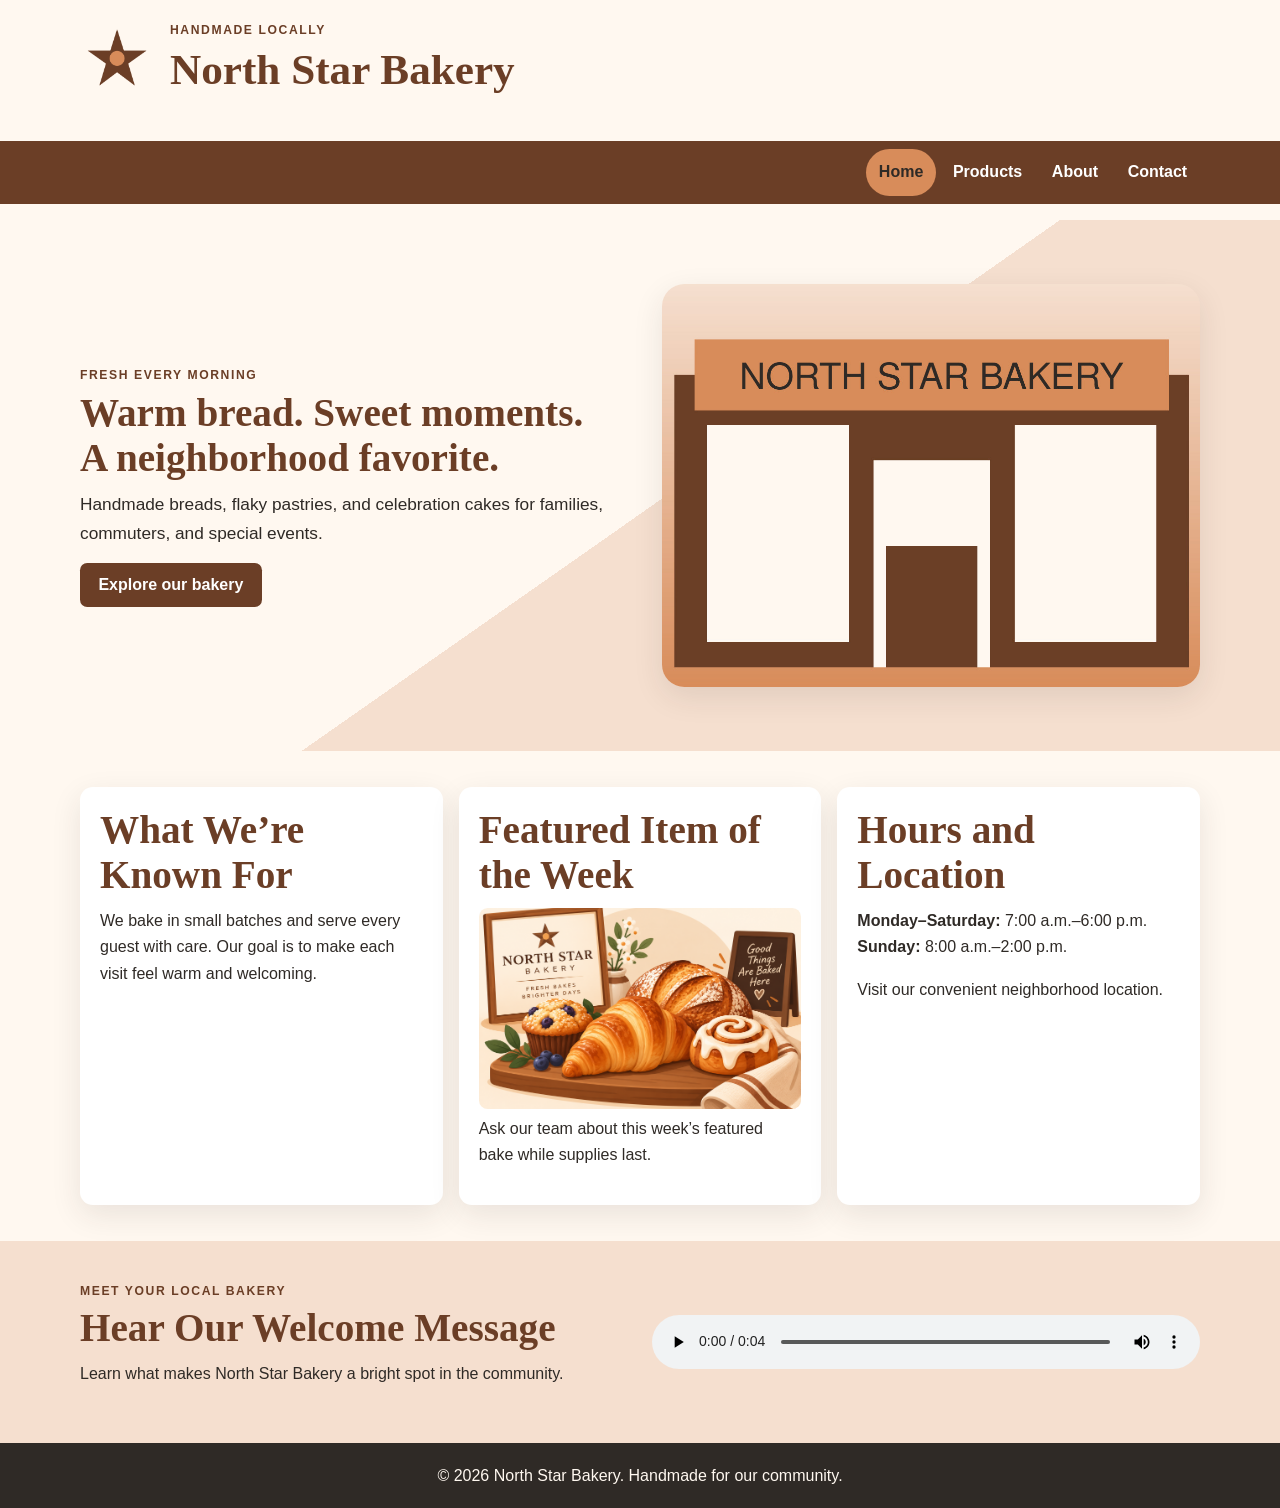
<file: index.html>
<!DOCTYPE html>
<html lang="en">
<head>
  <meta charset="UTF-8">
  <meta name="viewport" content="width=device-width, initial-scale=1.0">
  <meta name="description" content="North Star Bakery offers handmade breads, pastries, and celebration cakes for the local community.">
  <title>North Star Bakery | Home</title>
  <link rel="stylesheet" href="styles.css">
</head>
<body>
  <header class="site-header">
    <div class="brand wrap">
      <img class="logo" src="media/bakery-logo.png" alt="North Star Bakery star and wheat logo">
      <div><p class="eyebrow">Handmade locally</p><h1>North Star Bakery</h1></div>
    </div>
    <nav aria-label="Main navigation">
      <ul class="nav-list wrap">
        <li><a class="active" aria-current="page" href="index.html">Home</a></li>
        <li><a href="products.html">Products</a></li>
        <li><a href="about.html">About</a></li>
        <li><a href="contact.html">Contact</a></li>
      </ul>
    </nav>
  </header>

  <main>
    <section class="hero">
      <div class="wrap hero-layout">
        <div class="hero-copy">
          <p class="eyebrow">Fresh every morning</p>
          <h2>Warm bread. Sweet moments. A neighborhood favorite.</h2>
          <p>Handmade breads, flaky pastries, and celebration cakes for families, commuters, and special events.</p>
          <a class="button" href="products.html">Explore our bakery</a>
        </div>
        <img src="media/bakery-storefront.jpg" alt="Warm and welcoming front entrance of North Star Bakery">
      </div>
    </section>

    <div class="wrap section-grid">
      <section class="card">
        <h2>What We’re Known For</h2>
        <p>We bake in small batches and serve every guest with care. Our goal is to make each visit feel warm and welcoming.</p>
      </section>
      <section class="card feature-card">
        <h2>Featured Item of the Week</h2>
        <picture>
          <source media="(min-width: 768px)" srcset="media/bakery-feature-large.jpg">
          <img src="media/bakery-feature-small.jpg" alt="Golden croissant featured at North Star Bakery this week">
        </picture>
        <p>Ask our team about this week’s featured bake while supplies last.</p>
      </section>
      <section class="card">
        <h2>Hours and Location</h2>
        <p><strong>Monday–Saturday:</strong> 7:00 a.m.–6:00 p.m.<br><strong>Sunday:</strong> 8:00 a.m.–2:00 p.m.</p>
        <p>Visit our convenient neighborhood location.</p>
      </section>
    </div>

    <section class="accent-section">
      <div class="wrap media-copy">
        <div><p class="eyebrow">Meet your local bakery</p><h2>Hear Our Welcome Message</h2><p>Learn what makes North Star Bakery a bright spot in the community.</p></div>
        <audio controls><source src="media/bakery-welcome.mp3" type="audio/mpeg">Your browser does not support audio. Contact North Star Bakery for current offerings.</audio>
      </div>
    </section>
  </main>
  <footer><p class="wrap">&copy; 2026 North Star Bakery. Handmade for our community.</p></footer>
</body>
</html>
</file>
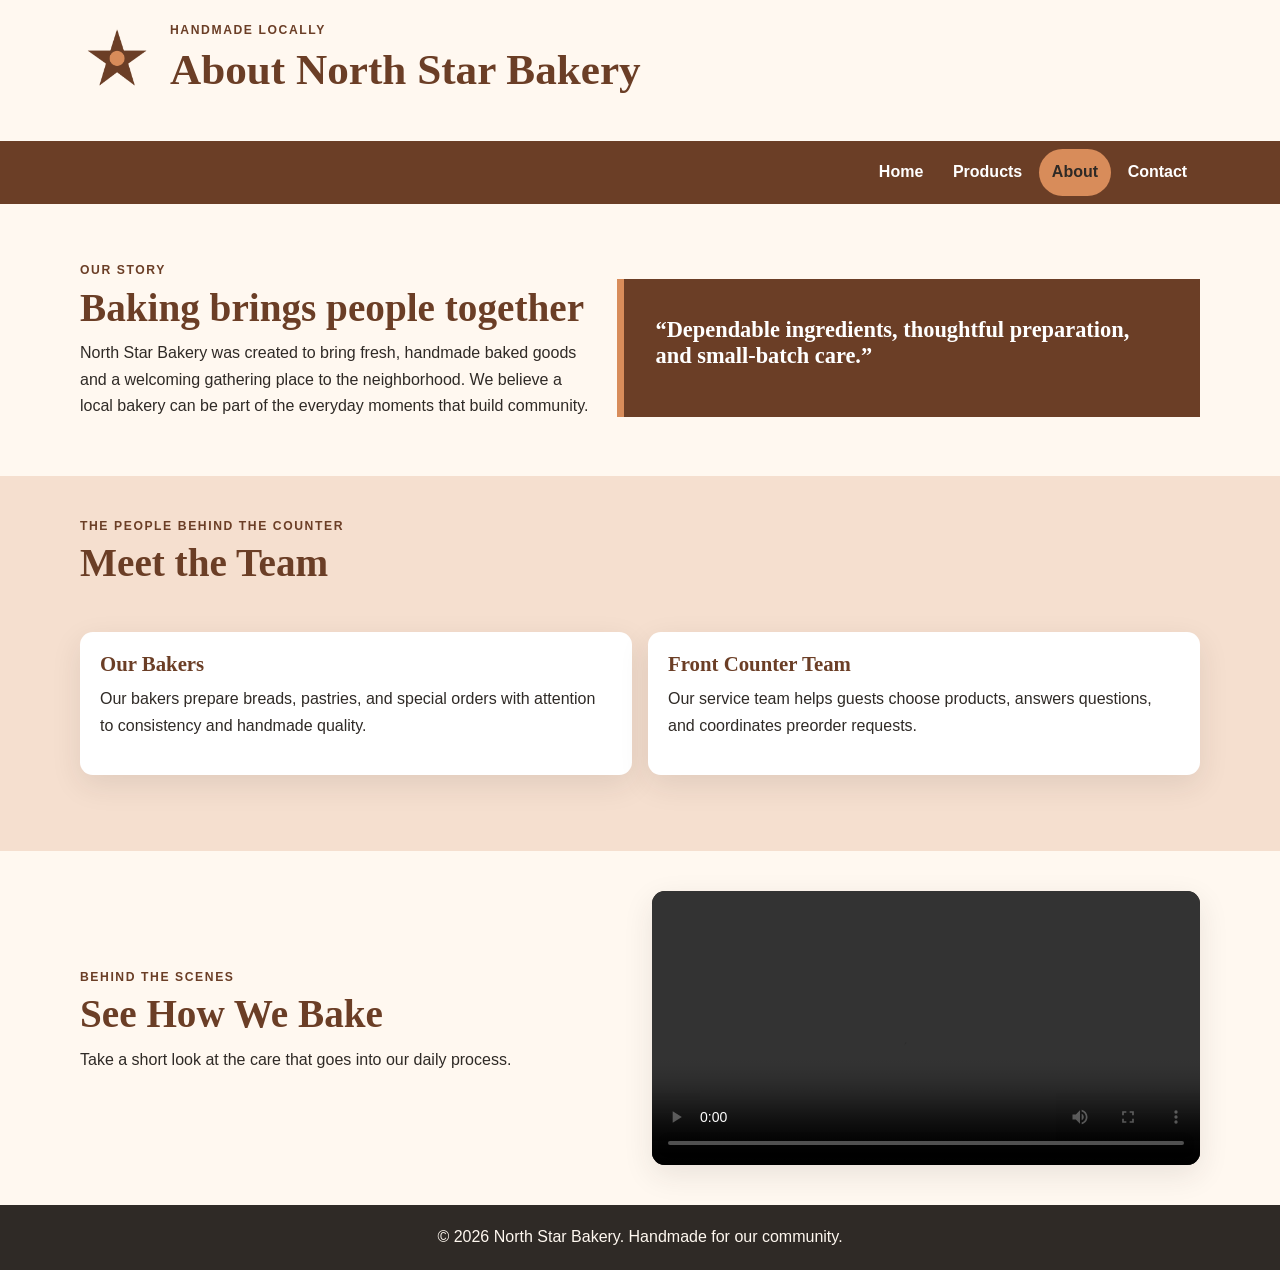
<file: about.html>
<!DOCTYPE html>
<html lang="en">
<head><meta charset="UTF-8"><meta name="viewport" content="width=device-width, initial-scale=1.0"><meta name="description" content="Learn about North Star Bakery, its values, team, and small-batch process."><title>North Star Bakery | About</title><link rel="stylesheet" href="styles.css"></head>
<body>
  <header class="site-header"><div class="brand wrap"><img class="logo" src="media/bakery-logo.png" alt="North Star Bakery star and wheat logo"><div><p class="eyebrow">Handmade locally</p><h1>About North Star Bakery</h1></div></div><nav aria-label="Main navigation"><ul class="nav-list wrap"><li><a href="index.html">Home</a></li><li><a href="products.html">Products</a></li><li><a class="active" aria-current="page" href="about.html">About</a></li><li><a href="contact.html">Contact</a></li></ul></nav></header>
  <main>
    <section class="wrap story"><div><p class="eyebrow">Our story</p><h2>Baking brings people together</h2><p>North Star Bakery was created to bring fresh, handmade baked goods and a welcoming gathering place to the neighborhood. We believe a local bakery can be part of the everyday moments that build community.</p></div><div class="quote-card"><p>“Dependable ingredients, thoughtful preparation, and small-batch care.”</p></div></section>
    <section class="accent-section"><div class="wrap"><p class="eyebrow">The people behind the counter</p><h2>Meet the Team</h2><div class="team-grid"><article class="card"><h3>Our Bakers</h3><p>Our bakers prepare breads, pastries, and special orders with attention to consistency and handmade quality.</p></article><article class="card"><h3>Front Counter Team</h3><p>Our service team helps guests choose products, answers questions, and coordinates preorder requests.</p></article></div></div></section>
    <section class="wrap video-section"><div><p class="eyebrow">Behind the scenes</p><h2>See How We Bake</h2><p>Take a short look at the care that goes into our daily process.</p></div><video controls><source src="media/bakery-behind-scenes.mp4" type="video/mp4">Your browser does not support video. Contact North Star Bakery to learn how our baked goods are prepared.</video></section>
  </main>
  <footer><p class="wrap">&copy; 2026 North Star Bakery. Handmade for our community.</p></footer>
</body></html>
</file>
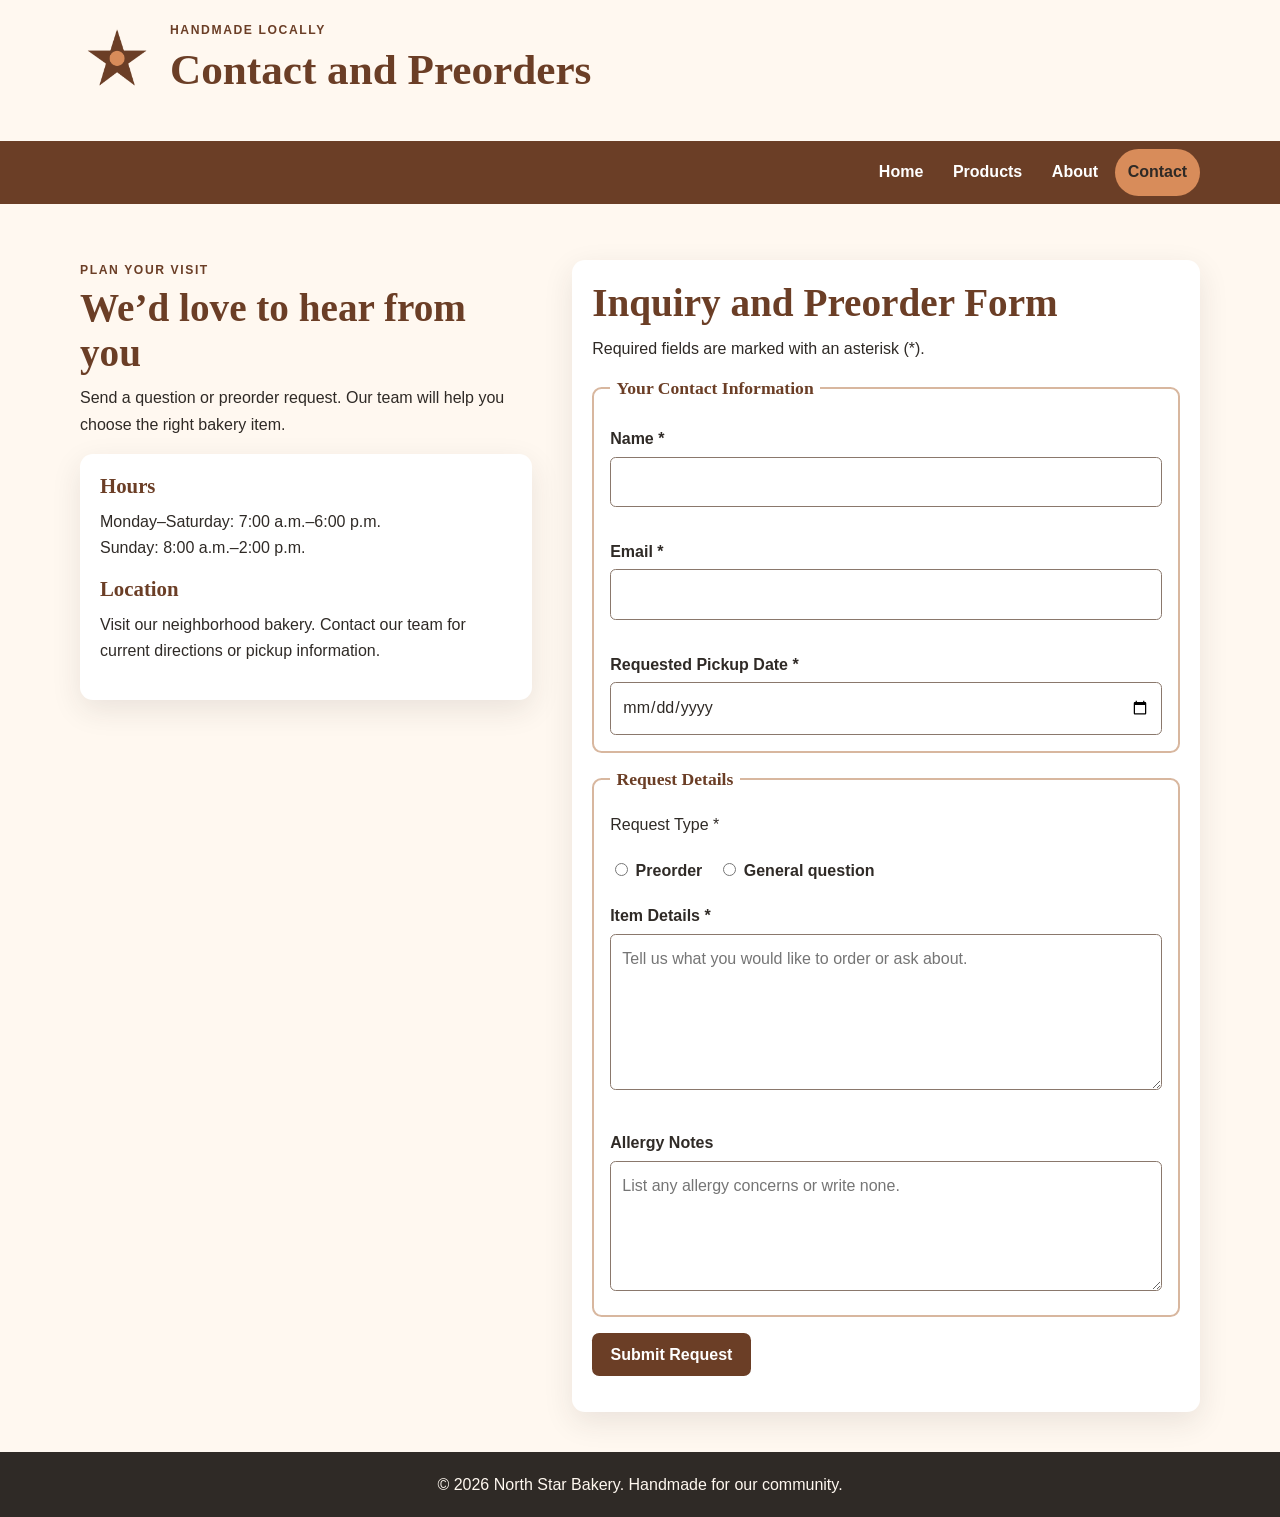
<file: contact.html>
<!DOCTYPE html>
<html lang="en">
<head><meta charset="UTF-8"><meta name="viewport" content="width=device-width, initial-scale=1.0"><meta name="description" content="Contact North Star Bakery or submit a preorder request."><title>North Star Bakery | Contact and Preorders</title><link rel="stylesheet" href="styles.css"><script src="script.js" defer></script></head>
<body>
  <header class="site-header"><div class="brand wrap"><img class="logo" src="media/bakery-logo.png" alt="North Star Bakery star and wheat logo"><div><p class="eyebrow">Handmade locally</p><h1>Contact and Preorders</h1></div></div><nav aria-label="Main navigation"><ul class="nav-list wrap"><li><a href="index.html">Home</a></li><li><a href="products.html">Products</a></li><li><a href="about.html">About</a></li><li><a class="active" aria-current="page" href="contact.html">Contact</a></li></ul></nav></header>
  <main class="wrap page-main contact-layout">
    <section class="contact-info"><p class="eyebrow">Plan your visit</p><h2>We’d love to hear from you</h2><p>Send a question or preorder request. Our team will help you choose the right bakery item.</p><div class="info-card"><h3>Hours</h3><p>Monday–Saturday: 7:00 a.m.–6:00 p.m.<br>Sunday: 8:00 a.m.–2:00 p.m.</p><h3>Location</h3><p>Visit our neighborhood bakery. Contact our team for current directions or pickup information.</p></div></section>
    <section class="form-card"><h2>Inquiry and Preorder Form</h2><p>Required fields are marked with an asterisk (*).</p>
      <form id="preorder-form" action="#" method="post" novalidate>
        <fieldset><legend>Your Contact Information</legend><label for="name">Name *</label><input type="text" id="name" name="name" required minlength="2" autocomplete="name"><span id="name-error" class="field-error" aria-live="polite"></span><label for="email">Email *</label><input type="email" id="email" name="email" required autocomplete="email"><span id="email-error" class="field-error" aria-live="polite"></span><label for="pickup-date">Requested Pickup Date *</label><input type="date" id="pickup-date" name="pickup-date" required></fieldset>
        <fieldset><legend>Request Details</legend><div class="radio-group"><p>Request Type *</p><label><input type="radio" name="request-type" value="preorder" required> Preorder</label><label><input type="radio" name="request-type" value="general-question"> General question</label></div><label for="item-details">Item Details *</label><textarea id="item-details" name="item-details" rows="5" required placeholder="Tell us what you would like to order or ask about."></textarea><span id="item-details-error" class="field-error" aria-live="polite"></span><label for="allergy-notes">Allergy Notes</label><textarea id="allergy-notes" name="allergy-notes" rows="4" placeholder="List any allergy concerns or write none."></textarea></fieldset>
        <button type="submit">Submit Request</button><p id="form-status" class="form-status" aria-live="polite"></p>
      </form>
    </section>
  </main>
  <footer><p class="wrap">&copy; 2026 North Star Bakery. Handmade for our community.</p></footer>
</body></html>
</file>
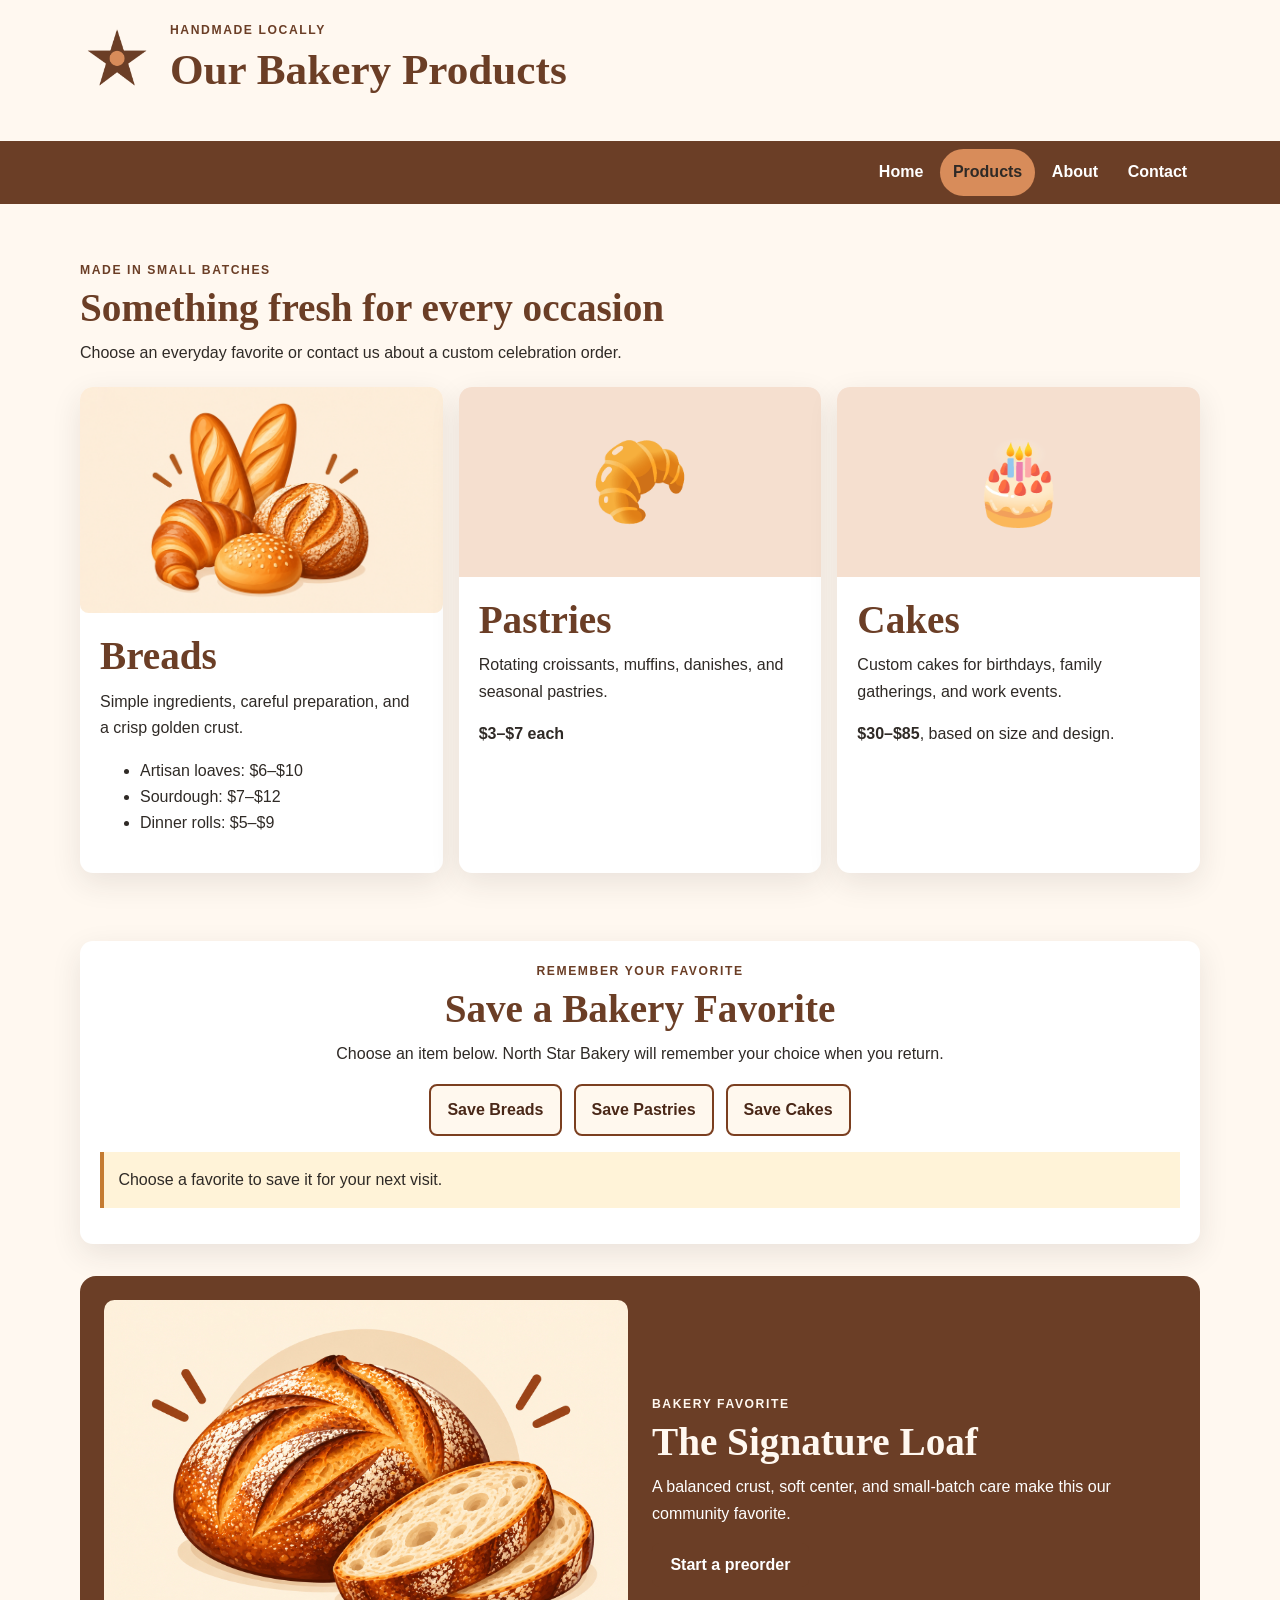
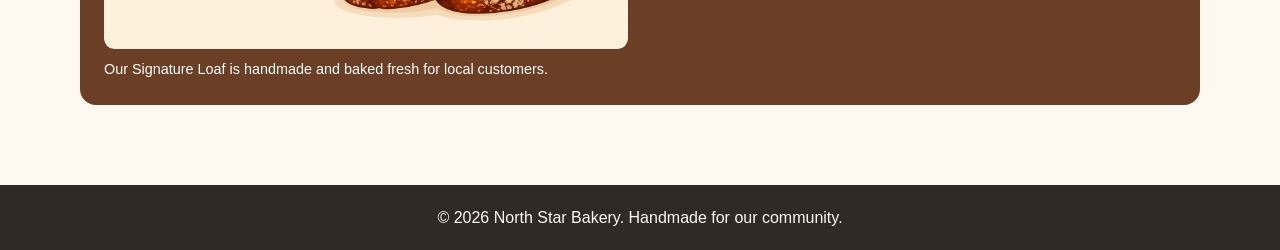
<file: products.html>
<!DOCTYPE html>
<html lang="en">
<head>
  <meta charset="UTF-8"><meta name="viewport" content="width=device-width, initial-scale=1.0">
  <meta name="description" content="Browse North Star Bakery breads, pastries, and celebration cakes.">
  <title>North Star Bakery | Products</title><link rel="stylesheet" href="styles.css">
  <script src="script.js" defer></script>
</head>
<body>
  <header class="site-header"><div class="brand wrap"><img class="logo" src="media/bakery-logo.png" alt="North Star Bakery star and wheat logo"><div><p class="eyebrow">Handmade locally</p><h1>Our Bakery Products</h1></div></div><nav aria-label="Main navigation"><ul class="nav-list wrap"><li><a href="index.html">Home</a></li><li><a class="active" aria-current="page" href="products.html">Products</a></li><li><a href="about.html">About</a></li><li><a href="contact.html">Contact</a></li></ul></nav></header>
  <main class="wrap page-main">
    <section class="page-intro"><p class="eyebrow">Made in small batches</p><h2>Something fresh for every occasion</h2><p>Choose an everyday favorite or contact us about a custom celebration order.</p></section>
    <div class="product-grid">
      <section class="card product"><img src="media/bakery-bread.jpg" alt="Fresh artisan bread baked at North Star Bakery"><div><h2>Breads</h2><p>Simple ingredients, careful preparation, and a crisp golden crust.</p><ul><li>Artisan loaves: $6–$10</li><li>Sourdough: $7–$12</li><li>Dinner rolls: $5–$9</li></ul></div></section>
      <section class="card product"><div class="pastry-art" role="img" aria-label="Decorative illustration of bakery pastries">🥐</div><div><h2>Pastries</h2><p>Rotating croissants, muffins, danishes, and seasonal pastries.</p><p><strong>$3–$7 each</strong></p></div></section>
      <section class="card product"><div class="pastry-art" role="img" aria-label="Decorative illustration of a celebration cake">🎂</div><div><h2>Cakes</h2><p>Custom cakes for birthdays, family gatherings, and work events.</p><p><strong>$30–$85</strong>, based on size and design.</p></div></section>
    </div>
    <section class="favorite-feature card" aria-labelledby="favorite-heading">
      <p class="eyebrow">Remember your favorite</p><h2 id="favorite-heading">Save a Bakery Favorite</h2>
      <p>Choose an item below. North Star Bakery will remember your choice when you return.</p>
      <div class="favorite-actions">
        <button type="button" class="favorite-button" data-item="bread" aria-pressed="false">Save Breads</button>
        <button type="button" class="favorite-button" data-item="pastries" aria-pressed="false">Save Pastries</button>
        <button type="button" class="favorite-button" data-item="cakes" aria-pressed="false">Save Cakes</button>
      </div>
      <p id="favorite-result" class="favorite-result" aria-live="polite">Choose a favorite to save it for your next visit.</p>
    </section>
    <section class="signature">
      <figure><img src="media/bakery-signature-loaf.jpg" alt="North Star Bakery signature artisan loaf with a golden baked crust"><figcaption>Our Signature Loaf is handmade and baked fresh for local customers.</figcaption></figure>
      <div><p class="eyebrow">Bakery favorite</p><h2>The Signature Loaf</h2><p>A balanced crust, soft center, and small-batch care make this our community favorite.</p><a class="button" href="contact.html">Start a preorder</a></div>
    </section>
  </main>
  <footer><p class="wrap">&copy; 2026 North Star Bakery. Handmade for our community.</p></footer>
</body></html>
</file>
<file: styles.css>
:root { --cream:#fff8f0; --brown:#6b3e26; --peach:#d88c5a; --charcoal:#2f2a26; --white:#fff; --shadow:0 10px 30px rgba(47,42,38,.10); }
* { box-sizing:border-box; }
html { scroll-behavior:smooth; }
body { margin:0; color:var(--charcoal); background:var(--cream); font-family:Arial, Helvetica, sans-serif; line-height:1.65; }
img, video { display:block; max-width:100%; height:auto; }
audio { width:100%; }
h1,h2,h3 { margin:0 0 .65rem; color:var(--brown); font-family:Georgia, "Times New Roman", serif; line-height:1.15; }
h1 { font-size:clamp(1.75rem,6vw,2.7rem); }
h2 { font-size:clamp(1.65rem,5vw,2.45rem); }
h3 { font-size:1.3rem; }
p { margin:.4rem 0 1rem; }
a { color:var(--brown); }
.wrap { width:min(1120px, calc(100% - 2rem)); margin-inline:auto; }
.site-header { background:var(--cream); }
.brand { display:flex; align-items:center; gap:1rem; padding:1rem 0; }
.logo { width:74px; aspect-ratio:1; object-fit:contain; }
.eyebrow { margin:0 0 .3rem; color:var(--brown); font-size:.76rem; font-weight:800; letter-spacing:.13em; text-transform:uppercase; }
nav { background:var(--brown); }
.nav-list { display:flex; flex-wrap:wrap; justify-content:center; gap:.25rem; padding:.5rem 0; list-style:none; }
.nav-list a { display:block; padding:.65rem .8rem; border-radius:999px; color:var(--white); font-weight:700; text-decoration:none; }
.nav-list a:hover,.nav-list a:focus-visible,.nav-list a.active { background:var(--peach); color:var(--charcoal); outline:none; }
.hero { padding:2rem 0; background:linear-gradient(145deg,#fff8f0 52%,#f5dfcf 52%); }
.hero-layout { display:flex; flex-direction:column; gap:1.5rem; align-items:center; }
.hero-copy p:not(.eyebrow) { font-size:1.08rem; }
.hero img { width:100%; border-radius:1.4rem; box-shadow:var(--shadow); aspect-ratio:4/3; object-fit:cover; }
.button,button { display:inline-block; border:0; border-radius:.45rem; padding:.8rem 1.15rem; background:var(--brown); color:var(--white); font:700 1rem Arial,sans-serif; text-decoration:none; cursor:pointer; }
.button:hover,.button:focus-visible,button:hover,button:focus-visible { background:var(--peach); color:var(--charcoal); outline:3px solid var(--brown); outline-offset:2px; }
.section-grid,.product-grid,.team-grid { display:flex; flex-direction:column; gap:1rem; padding:2.25rem 0; }
.card,.form-card,.info-card { padding:1.25rem; border-radius:.8rem; background:var(--white); box-shadow:var(--shadow); }
.card img { width:100%; border-radius:.55rem; aspect-ratio:16/10; object-fit:cover; }
.accent-section { padding:2.5rem 0; background:#f5dfcf; }
.media-copy,.story,.video-section,.signature,.contact-layout { display:flex; flex-direction:column; gap:1.5rem; }
.page-main,.story,.video-section { padding-top:2.5rem; padding-bottom:2.5rem; }
.page-intro { max-width:720px; margin-bottom:1.25rem; }
.product-grid { padding-top:0; }
.product { padding:0; overflow:hidden; }
.product > div:not(.pastry-art) { padding:1.25rem; }
.pastry-art { display:grid; min-height:190px; place-items:center; background:#f5dfcf; font-size:5rem; }
.signature { margin:1rem 0 2.5rem; padding:1.5rem; align-items:center; border-radius:1rem; background:var(--brown); color:var(--white); }
.signature h2,.signature .eyebrow { color:var(--cream); }
figure { margin:0; }
figure img { border-radius:.65rem; }
figcaption { padding:.55rem 0 0; font-size:.9rem; }
.quote-card { padding:2rem; border-left:7px solid var(--peach); background:var(--brown); color:var(--white); font:700 1.4rem Georgia,serif; }
.video-section video { border-radius:.8rem; background:var(--charcoal); box-shadow:var(--shadow); }
.contact-info { flex:1; }
.form-card { flex:1.3; }
fieldset { margin:0 0 1rem; padding:1rem; border:2px solid #d8b79f; border-radius:.6rem; }
legend { padding:0 .4rem; color:var(--brown); font:700 1.1rem Georgia,serif; }
label { display:block; margin:.7rem 0 .25rem; font-weight:700; }
input:not([type="radio"]),textarea { width:100%; border:1px solid #8a786c; border-radius:.35rem; padding:.7rem; background:#fff; color:var(--charcoal); font:inherit; }
input:focus,textarea:focus { outline:3px solid var(--peach); border-color:var(--brown); }
.radio-group label { display:inline-block; margin:.2rem 1rem .5rem 0; }
footer { padding:1.2rem 0; background:var(--charcoal); color:var(--cream); text-align:center; }
footer p { margin:0 auto; }
@media (min-width:768px) {
  .brand { padding:1.25rem 0; }
  .nav-list { justify-content:flex-end; }
  .hero { padding:4rem 0; }
  .hero-layout { flex-direction:row; gap:3rem; }
  .hero-copy { flex:1; }
  .hero img { width:48%; }
  .section-grid,.product-grid,.team-grid { flex-direction:row; }
  .section-grid > *,.product-grid > *,.team-grid > * { flex:1; }
  .media-copy,.story,.video-section,.signature,.contact-layout { flex-direction:row; align-items:center; }
  .media-copy > *,.story > *,.video-section > *,.signature > * { flex:1; }
  .contact-layout { align-items:flex-start; gap:2.5rem; }
}
@media (prefers-reduced-motion:reduce) { html { scroll-behavior:auto; } }


/* Touchstone 4 interactive feature and validation */
.favorite-feature { margin: 2rem 0; text-align: center; }
.favorite-actions { display: flex; flex-wrap: wrap; gap: .75rem; justify-content: center; margin: 1rem 0; }
.favorite-button { border: 2px solid #7b3f20; background: #fff8ee; color: #4a2818; border-radius: .5rem; padding: .7rem 1rem; cursor: pointer; font: inherit; font-weight: 700; }
.favorite-button[aria-pressed="true"] { background: #7b3f20; color: white; }
.favorite-result { padding: .9rem; background: #fff3d8; border-left: 4px solid #c47b32; text-align: left; }
.field-error { display: block; min-height: 1.2em; color: #9b1c1c; font-weight: 700; font-size: .9rem; margin: .2rem 0 .4rem; }
[aria-invalid="true"] { border: 2px solid #9b1c1c !important; }
.form-status { font-weight: 700; margin-top: .8rem; }
</file>
